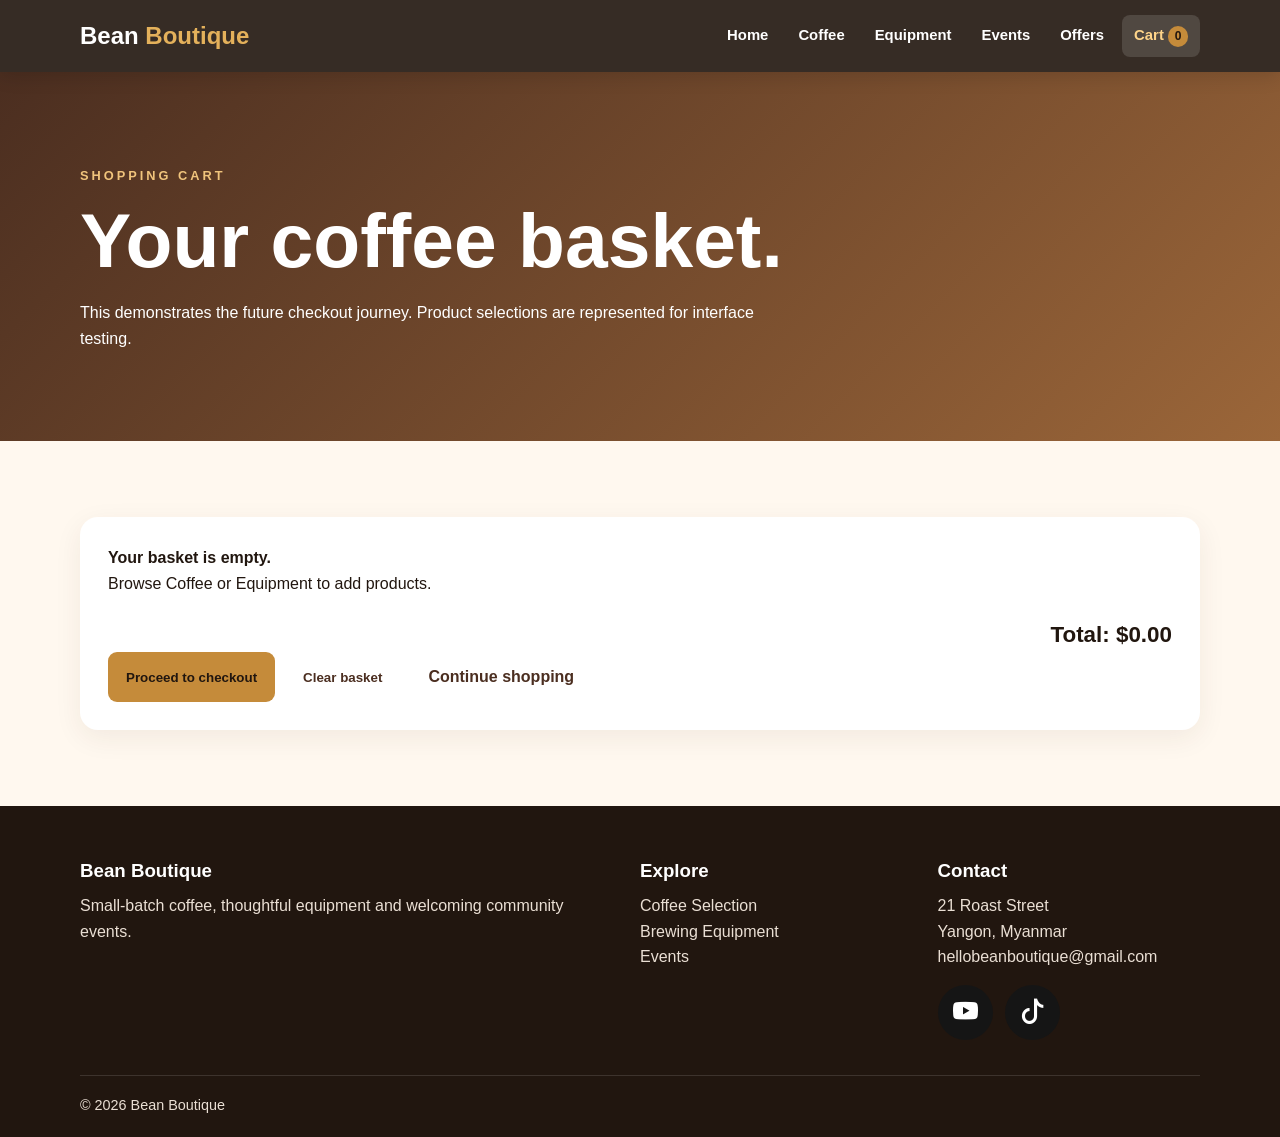
<file: cart.html>
<!doctype html>
<html lang="en">

<head>
    <meta charset="utf-8">
    <meta name="viewport" content="width=device-width, initial-scale=1">

    <meta name="description"
        content="Bean Boutique Coffee Shop — artisan coffee, brewing equipment, events and subscriptions.">

    <title>Shopping Cart | Bean Boutique</title>

    <link rel="stylesheet" href="css/style.css">
    <script src="js/script.js" defer></script>
     <link rel="stylesheet" href="https://cdn.jsdelivr.net/npm/bootstrap-icons@1.11.3/font/bootstrap-icons.min.css">
</head>

<body>


    <header class="site-header">
        <div class="container nav-wrap">

            <a class="logo" href="index.html">
                Bean <span>Boutique</span>
            </a>

            <button class="nav-toggle" type="button" aria-label="Open navigation" aria-expanded="false">
                ☰
            </button>

            <nav class="nav" aria-label="Main navigation">
                <a href="index.html">Home</a>
                <a href="coffee.html">Coffee</a>
                <a href="equipment.html">Equipment</a>
                <a href="events.html">Events</a>
                <a href="offers.html">Offers</a>
                <a class="active" href="cart.html">
                    Cart <span class="cart-count">0</span>
                </a>
            </nav>

        </div>
    </header>



    <section class="page-hero">
        <div class="container">

            <span class="eyebrow">Shopping cart</span>

            <h1>Your coffee basket.</h1>

            <p>
                This demonstrates the future checkout journey.
                Product selections are represented for interface testing.
            </p>

        </div>
    </section>



    <section class="section">
        <div class="container">

            <div class="form">

                <div id="cart-list"></div>

                <div class="total">
                    Total:
                    <span id="cart-total">$0.00</span>
                </div>

                <div class="cart-buttons">

                    <button class="btn" type="button" onclick="document.querySelector('#checkout').hidden = false">
                        Proceed to checkout
                    </button>

                    <button class="btn alt" type="button" onclick="clearCart()">
                        Clear basket
                    </button>

                    <a class="btn alt" href="coffee.html">
                        Continue shopping
                    </a>

                </div>



                <div id="checkout" hidden>

                    <h2>Checkout</h2>

                    <form id="checkout-form" class="form">

                        <div class="form-grid">

                            <div class="field">
                                <label for="customer-name">
                                    Full name
                                </label>

                                <input id="customer-name" required>
                            </div>


                            <div class="field">
                                <label for="customer-email">
                                    Email
                                </label>

                                <input id="customer-email" type="email" required>
                            </div>


                            <div class="field full">
                                <label for="address">
                                    Delivery address
                                </label>

                                <textarea id="address" required></textarea>
                            </div>


                            <div class="field full">

                                <button class="btn" type="submit">
                                    Place order
                                </button>

                            </div>

                        </div>

                    </form>


                    <p id="checkout-message" class="notice" hidden>
                    </p>

                </div>

            </div>

        </div>
    </section>



    <footer class="footer">

        <div class="container">

            <div class="footer-grid">

                <div>
                    <h3>Bean Boutique</h3>

                    <p>
                        Small-batch coffee, thoughtful equipment
                        and welcoming community events.
                    </p>
                </div>


                <div>
                    <h3>Explore</h3>

                    <p>
                        <a href="coffee.html">
                            Coffee Selection
                        </a>
                    </p>

                    <p>
                        <a href="equipment.html">
                            Brewing Equipment
                        </a>
                    </p>

                    <p>
                        <a href="events.html">
                            Events
                        </a>
                    </p>
                </div>


                <div>
                    <h3>Contact</h3>

                    <p>21 Roast Street</p>
                    <p>Yangon, Myanmar</p>

                    <p>
                        <a href="mailto:hellobeanboutique@gmail.com">
                           hellobeanboutique@gmail.com
                        </a>
                    </p>
                    <div class="footer-social">

                        <a href="https://www.youtube.com/" target="_blank" aria-label="YouTube">
                            <i class="bi bi-youtube"></i>
                        </a>

                        <a href="https://www.tiktok.com/" target="_blank" aria-label="TikTok">
                            <i class="bi bi-tiktok"></i>
                        </a>

                    </div>
                </div>

            </div>


            <div class="footer-bottom">

                <span>
                    © 2026 Bean Boutique
                </span>



            </div>

        </div>

    </footer>

</body>

</html>
</file>
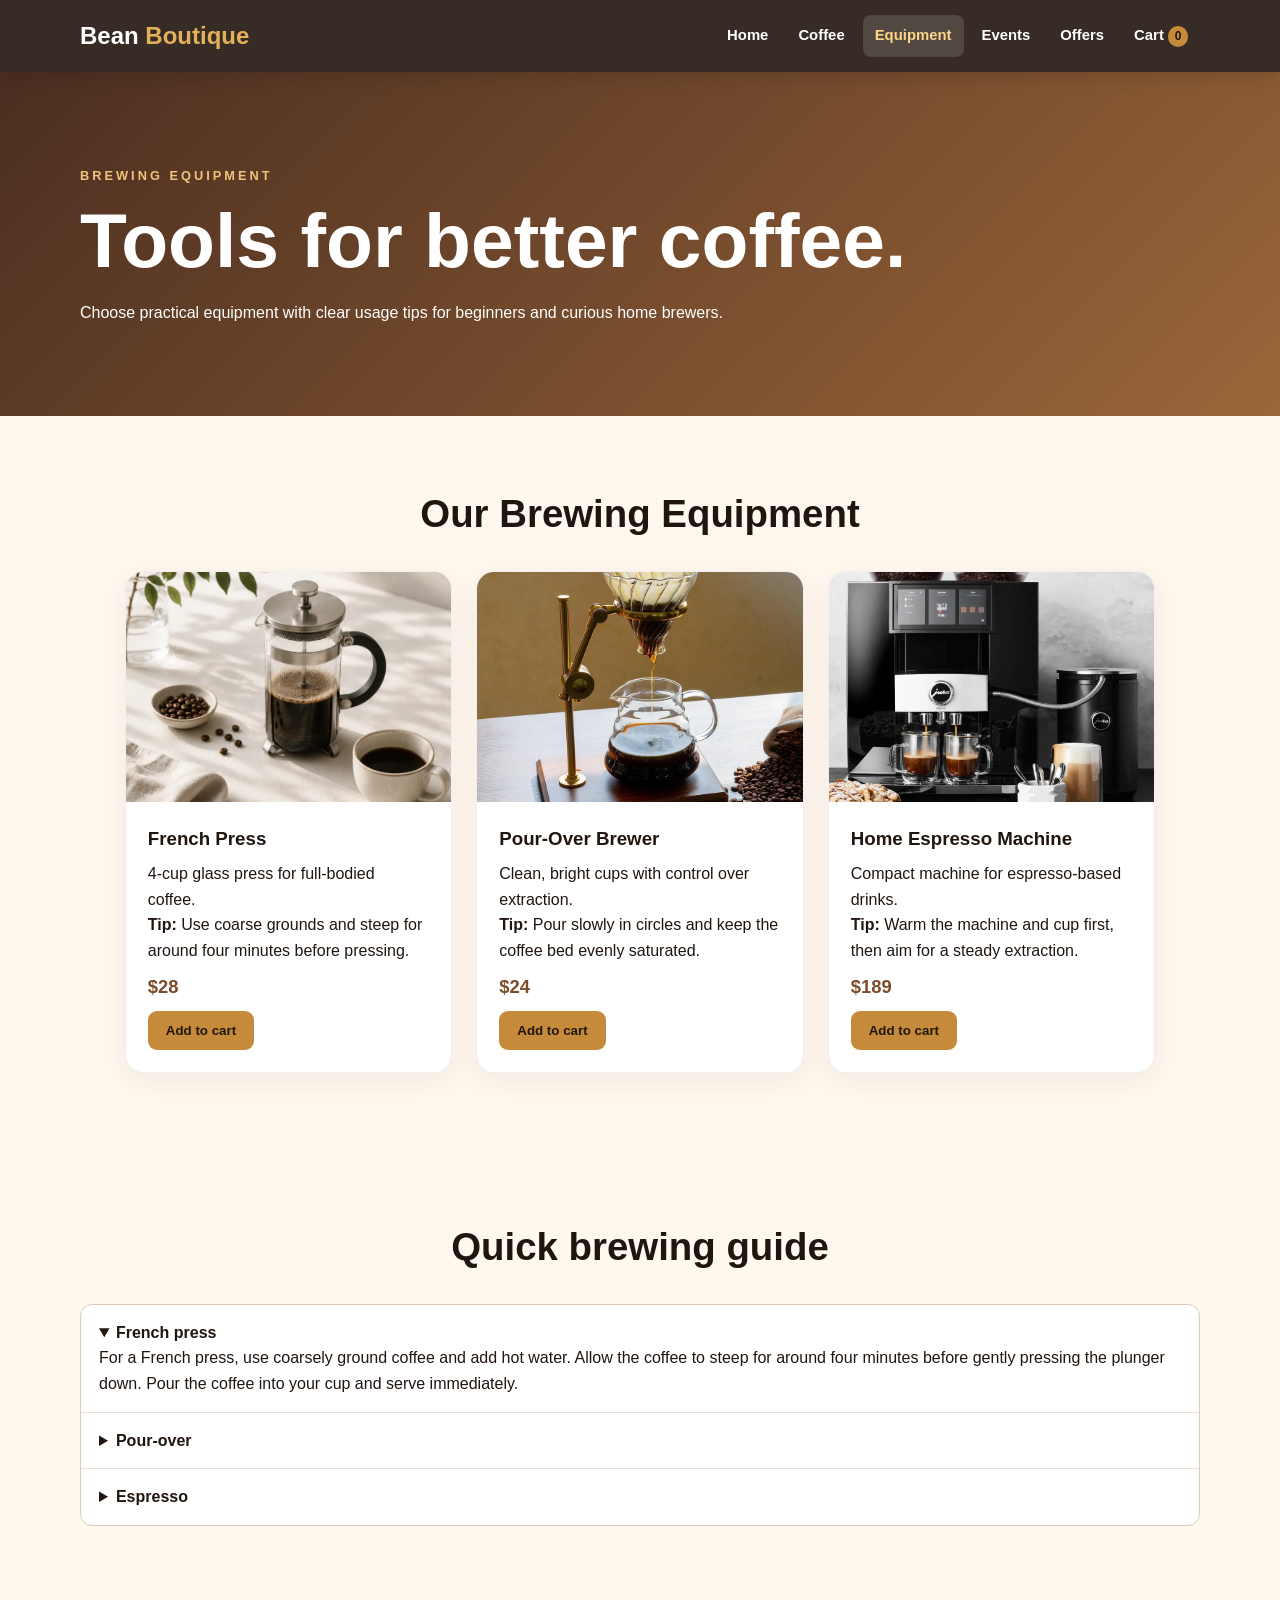
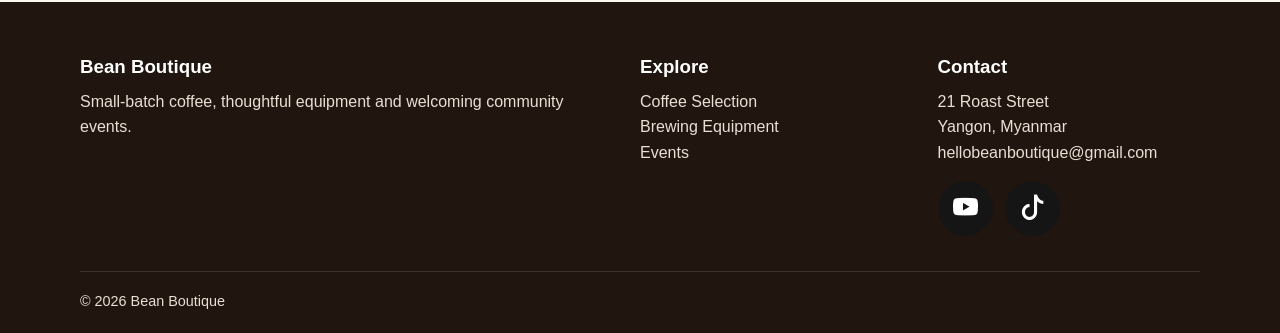
<file: equipment.html>
<!doctype html>
<html lang="en">

<head>
    <meta charset="utf-8">
    <meta name="viewport" content="width=device-width, initial-scale=1">

    <meta name="description"
        content="Bean Boutique Coffee Shop — artisan coffee, brewing equipment, events and subscriptions.">

    <title>Brewing Equipment | Bean Boutique</title>

    <link rel="stylesheet" href="css/style.css">
    <script src="js/script.js" defer></script>
     <link rel="stylesheet" href="https://cdn.jsdelivr.net/npm/bootstrap-icons@1.11.3/font/bootstrap-icons.min.css">
</head>

<body>


    <header class="site-header">
        <div class="container nav-wrap">

            <a class="logo" href="index.html">
                Bean <span>Boutique</span>
            </a>

            <button class="nav-toggle" type="button" aria-label="Open navigation" aria-expanded="false">
                ☰
            </button>

            <nav class="nav" aria-label="Main navigation">
                <a href="index.html">Home</a>
                <a href="coffee.html">Coffee</a>
                <a class="active" href="equipment.html">Equipment</a>
                <a href="events.html">Events</a>
                <a href="offers.html">Offers</a>
                <a href="cart.html">
                    Cart <span class="cart-count">0</span>
                </a>
            </nav>

        </div>
    </header>



    <section class="page-hero">
        <div class="container">

            <span class="eyebrow">Brewing equipment</span>

            <h1>Tools for better coffee.</h1>

            <p>
                Choose practical equipment with clear usage tips
                for beginners and curious home brewers.
            </p>

        </div>
    </section>



    <section class="section">
        <div class="container">
            <div class="section-head">
                <h2 id="equipment-heading">
                    Our Brewing Equipment
                </h2>
            </div>
            <div class="container grid grid-3">


                <article class="card">

                    <img src="images/image_copy_8.png" alt="French press">

                    <div class="card-body">

                        <h3>French Press</h3>

                        <p>
                            4-cup glass press for full-bodied
                        </p>
                        <p>coffee.</p>
                        <p>
                            <strong>Tip:</strong>
                            Use coarse grounds and steep for around four
                            minutes before pressing.
                        </p>

                        <p class="price">
                            $28
                        </p>

                        <button class="btn" type="button" onclick="addToCart('french-press','equipment')">
                            Add to cart
                        </button>

                    </div>

                </article>



                <article class="card">

                    <img src="images/image_copy_7.png" alt="Pour-over Brewer">

                    <div class="card-body">

                        <h3>Pour-Over Brewer</h3>

                        <p>
                            Clean, bright cups with control over extraction.
                        </p>

                        <p>
                            <strong>Tip:</strong>
                            Pour slowly in circles and keep the coffee bed
                            evenly saturated.
                        </p>

                        <p class="price">
                            $24
                        </p>

                        <button class="btn" type="button" onclick="addToCart('pour-over','equipment')">
                            Add to cart
                        </button>

                    </div>

                </article>



                <article class="card">

                    <img src="images/F469D87D-4757-4BDC-B29E-3B80F3368992_1_201_a.jpeg" alt="Home Espresso Machine">

                    <div class="card-body">

                        <h3>Home Espresso Machine</h3>

                        <p>
                            Compact machine for espresso-based drinks.
                        </p>

                        <p>
                            <strong>Tip:</strong>
                            Warm the machine and cup first, then aim for
                            a steady extraction.
                        </p>

                        <p class="price">
                            $189
                        </p>

                        <button class="btn" type="button" onclick="addToCart('espresso-machine','equipment')">
                            Add to cart
                        </button>

                    </div>

                </article>

            </div>
        </div>
    </section>



    <section class="section">
        <div class="container">

            <div class="section-head">
                <h2>Quick brewing guide</h2>
            </div>


            <div class="accordion">

                <details open>
                    <summary>French press</summary>

                    <p>
                        For a French press, use coarsely ground coffee and add hot water.
                        Allow the coffee to steep for around four minutes before gently
                        pressing the plunger down. Pour the coffee into your cup and serve immediately.
                    </p>
                </details>


                <details>
                    <summary>Pour-over</summary>

                    <p>
                        For pour-over coffee, use a medium-fine grind and rinse the filter with hot water before
                        brewing.
                        Add the coffee grounds and slowly pour hot water over them in circular movements,
                        allowing the coffee to bloom before continuing the pour.
                    </p>
                </details>


                <details>
                    <summary>Espresso</summary>

                    <p>
                        For espresso, use finely ground coffee and distribute the grounds evenly in the portafilter.
                        Tamp the coffee consistently before placing the portafilter into the machine and starting the
                        extraction.
                        After brewing, clean the group head to keep the espresso machine ready for the next use.
                    </p>
                </details>

            </div>

        </div>
    </section>



    <footer class="footer">

        <div class="container">

            <div class="footer-grid">

                <div>
                    <h3>Bean Boutique</h3>

                    <p>
                        Small-batch coffee, thoughtful equipment
                        and welcoming community events.
                    </p>
                </div>


                <div>
                    <h3>Explore</h3>

                    <p>
                        <a href="coffee.html">
                            Coffee Selection
                        </a>
                    </p>

                    <p>
                        <a href="equipment.html">
                            Brewing Equipment
                        </a>
                    </p>

                    <p>
                        <a href="events.html">
                            Events
                        </a>
                    </p>
                </div>


                <div>
                    <h3>Contact</h3>

                    <p>21 Roast Street</p>
                    <p>Yangon, Myanmar</p>

                    <p>
                        <a href="mailto:hellobeanboutique@gmail.com">
                            hellobeanboutique@gmail.com
                        </a>
                    </p>
                    <div class="footer-social">

                        <a href="https://www.youtube.com/" target="_blank" aria-label="YouTube">
                            <i class="bi bi-youtube"></i>
                        </a>

                        <a href="https://www.tiktok.com/" target="_blank" aria-label="TikTok">
                            <i class="bi bi-tiktok"></i>
                        </a>

                    </div>
                </div>

            </div>


            <div class="footer-bottom">

                <span>
                    © 2026 Bean Boutique
                </span>



            </div>

        </div>

    </footer>

</body>

</html>
</file>
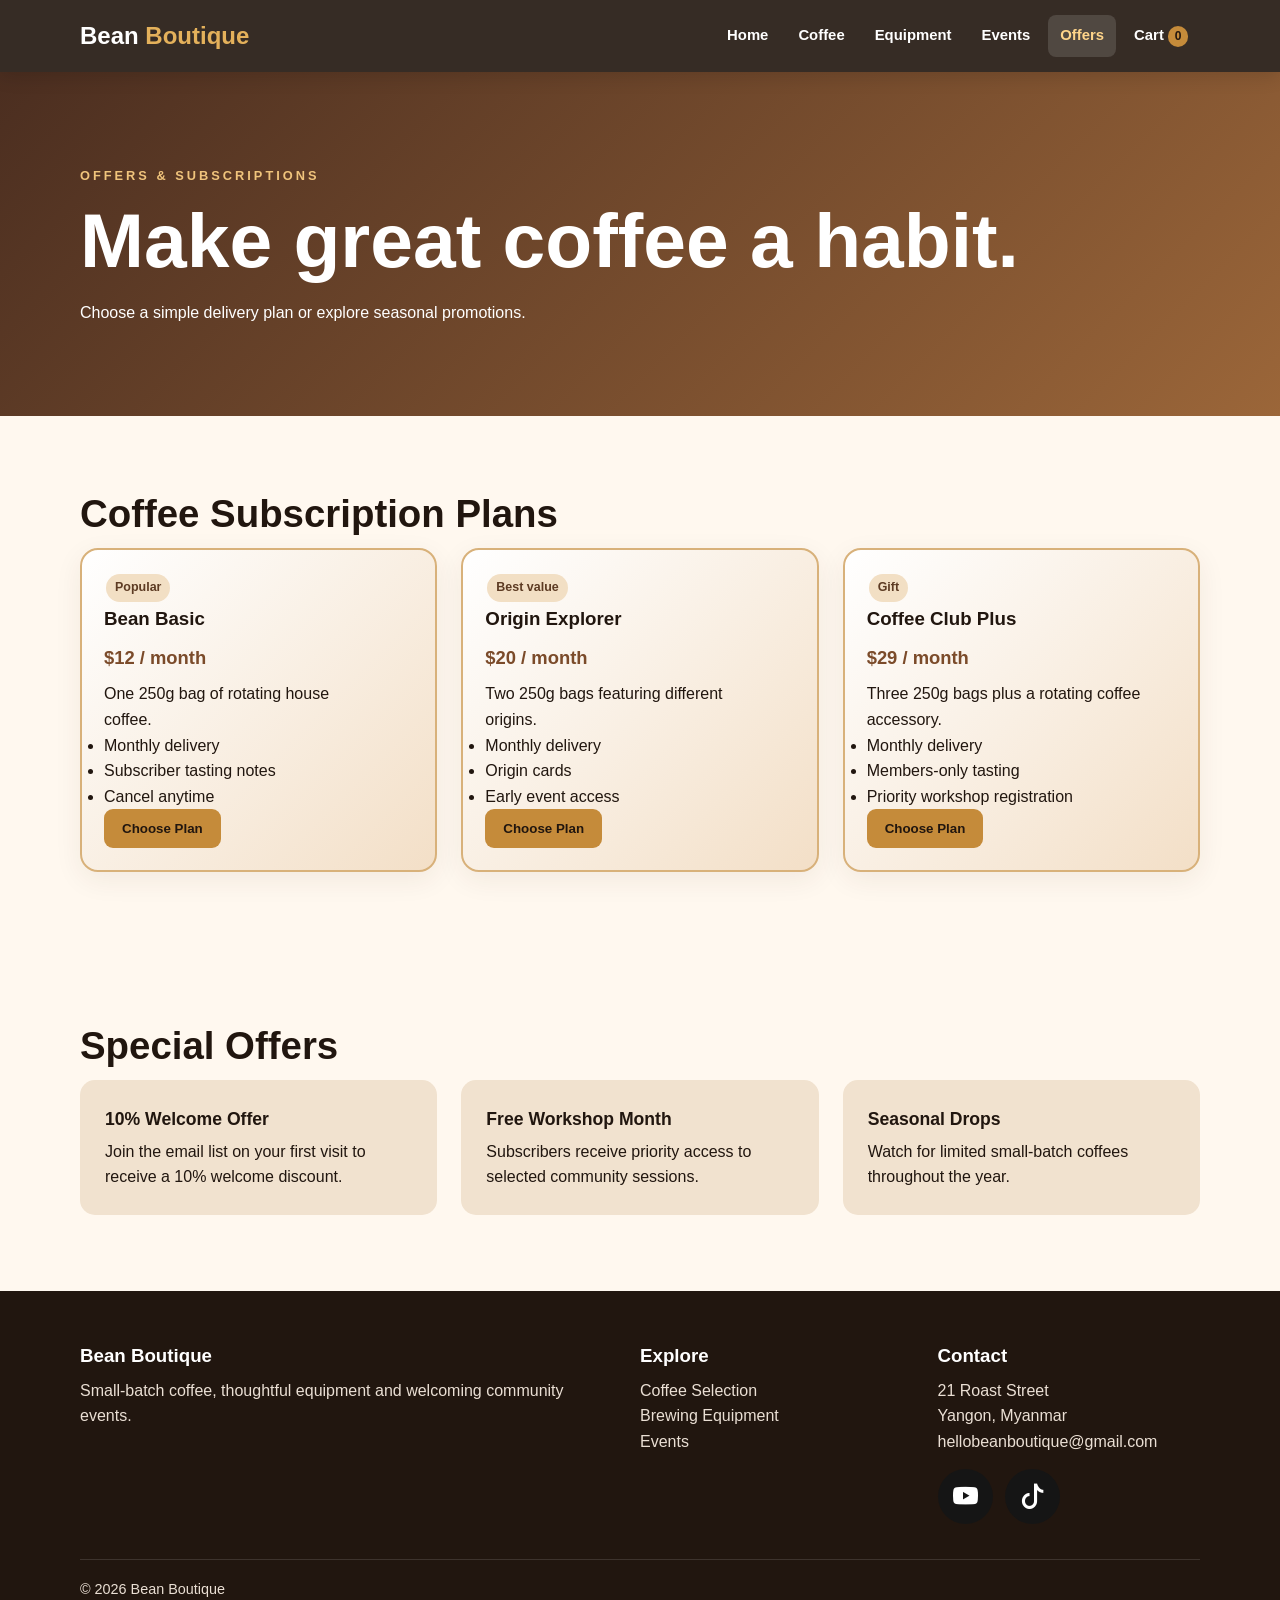
<file: offers.html>
<!doctype html>
<html lang="en">

<head>
    <meta charset="utf-8">
    <meta name="viewport" content="width=device-width, initial-scale=1">

    <meta name="description"
        content="Bean Boutique Coffee Shop — artisan coffee, brewing equipment, events and subscriptions.">

    <title>Offers & Subscriptions | Bean Boutique</title>

    <link rel="stylesheet" href="css/style.css">
    <script src="js/script.js" defer></script>
    <link rel="stylesheet" href="https://cdn.jsdelivr.net/npm/bootstrap-icons@1.11.3/font/bootstrap-icons.min.css">
</head>

<body>

    <header class="site-header">
        <div class="container nav-wrap">

            <a class="logo" href="index.html">
                Bean <span>Boutique</span>
            </a>

            <button class="nav-toggle" type="button" aria-label="Open navigation" aria-expanded="false">
                ☰
            </button>

            <nav class="nav" aria-label="Main navigation">

                <a href="index.html">
                    Home
                </a>

                <a href="coffee.html">
                    Coffee
                </a>

                <a href="equipment.html">
                    Equipment
                </a>

                <a href="events.html">
                    Events
                </a>

                <a class="active" href="offers.html">
                    Offers
                </a>

                <a href="cart.html">
                    Cart <span class="cart-count">0</span>
                </a>

            </nav>

        </div>
    </header>


    <section class="page-hero">
        <div class="container">

            <span class="eyebrow">
                Offers & subscriptions
            </span>

            <h1>
                Make great coffee a habit.
            </h1>

            <p>
                Choose a simple delivery plan or explore seasonal promotions.
            </p>

        </div>
    </section>


    <section class="section">
        <div class="container">

            <h2>
                Coffee Subscription Plans
            </h2>

            <div class="grid grid-3">

                <article class="card offer">

                    <div class="card-body">

                        <span class="tag">
                            Popular
                        </span>

                        <h3>
                            Bean Basic
                        </h3>

                        <p class="price">
                            $12 / month
                        </p>

                        <p>
                            One 250g bag of rotating house 
                        </p>
                        <p>
                            coffee.
                        </p>

                        <ul>

                            <li>
                                Monthly delivery
                            </li>

                            <li>
                                Subscriber tasting notes
                            </li>

                            <li>
                                Cancel anytime
                            </li>

                        </ul>

                        <p>
                            <button class="btn" type="button" onclick="addToCart('bean-basic')">
                                Choose Plan
                            </button>
                        </p>

                    </div>

                </article>


                <article class="card offer">

                    <div class="card-body">

                        <span class="tag">
                            Best value
                        </span>

                        <h3>
                            Origin Explorer
                        </h3>

                        <p class="price">
                            $20 / month
                        </p>

                        <p>
                            Two 250g bags featuring different 
                        </p>
                        <p>
                            origins.
                        </p>
                        <ul>

                            <li>
                                Monthly delivery
                            </li>

                            <li>
                                Origin cards
                            </li>

                            <li>
                                Early event access
                            </li>

                        </ul>

                        <p>
                            <button class="btn" type="button" onclick="addToCart('origin-explorer')">
                                Choose Plan
                            </button>
                        </p>

                    </div>

                </article>


                <article class="card offer">

                    <div class="card-body">

                        <span class="tag">
                            Gift
                        </span>

                        <h3>
                            Coffee Club Plus
                        </h3>

                        <p class="price">
                            $29 / month
                        </p>

                        <p>
                            Three 250g bags plus a rotating coffee accessory.
                        </p>

                        <ul>

                            <li>
                                Monthly delivery
                            </li>

                            <li>
                                Members-only tasting
                            </li>

                            <li>
                                Priority workshop registration
                            </li>

                        </ul>

                        <p>
                            <button class="btn" type="button" onclick="addToCart('coffee-club-plus')">
                                Choose Plan
                            </button>
                        </p>

                    </div>

                </article>

            </div>

        </div>
    </section>


    <section class="section">
        <div class="container">

            <h2>
                Special Offers
            </h2>

            <div class="grid grid-3">

                <div class="feature">

                    <strong>
                        10% Welcome Offer
                    </strong>

                    <p>
                        Join the email list on your first visit to receive
                        a 10% welcome discount.
                    </p>

                </div>


                <div class="feature">

                    <strong>
                        Free Workshop Month
                    </strong>

                    <p>
                        Subscribers receive priority access to selected
                        community sessions.
                    </p>

                </div>


                <div class="feature">

                    <strong>
                        Seasonal Drops
                    </strong>

                    <p>
                        Watch for limited small-batch coffees throughout
                        the year.
                    </p>

                </div>

            </div>

        </div>
    </section>


    <footer class="footer">

        <div class="container">

            <div class="footer-grid">

                <div>
                    <h3>Bean Boutique</h3>

                    <p>
                        Small-batch coffee, thoughtful equipment
                        and welcoming community events.
                    </p>
                </div>


                <div>
                    <h3>Explore</h3>

                    <p>
                        <a href="coffee.html">
                            Coffee Selection
                        </a>
                    </p>

                    <p>
                        <a href="equipment.html">
                            Brewing Equipment
                        </a>
                    </p>

                    <p>
                        <a href="events.html">
                            Events
                        </a>
                    </p>
                </div>


                <div>
                    <h3>Contact</h3>

                    <p>21 Roast Street</p>
                    <p>Yangon, Myanmar</p>

                    <p>
                        <a href="mailto:hellobeanboutique@gmail.com">
                            hellobeanboutique@gmail.com
                        </a>
                    </p>
                    <div class="footer-social">

                        <a href="https://www.youtube.com/" target="_blank" aria-label="YouTube">
                            <i class="bi bi-youtube"></i>
                        </a>

                        <a href="https://www.tiktok.com/" target="_blank" aria-label="TikTok">
                            <i class="bi bi-tiktok"></i>
                        </a>

                    </div>
                </div>

            </div>


            <div class="footer-bottom">

                <span>
                    © 2026 Bean Boutique
                </span>



            </div>

        </div>

    </footer>

</body>

</html>
</file>
<file: css/style.css>
/* Applies to all web pages */
* {
    margin: 0;
    padding: 0;
    box-sizing: border-box;
}

html {
    scroll-behavior: smooth;
}
/* Applies to all body */
body {
    font-family: Arial, Helvetica, sans-serif;
    background: #fff8ef;
    color: #21160f;
    line-height: 1.6;
}
/* All a tag */
a {
    color: inherit;
}
/* all image */
img {
    max-width: 100%;
    display: block;
}
/* All container */
.container {
    width: min(1120px, 92%);
    margin: auto;
}

/*  Header & Navigation
   Applies to all web pages */
.site-header {
    background: rgba(33, 22, 15, 0.9);
    color: #fff;
    position: sticky;
    top: 0;
    z-index: 20;
    box-shadow: 0 4px 18px #0002;
}

/*  HEADER & NAVIGATION
   Applies to all web pages */
.nav-wrap {
    min-height: 72px;
    display: flex;
    align-items: center;
    justify-content: space-between;
    gap: 20px;
    
}

.logo {
    font-size: 1.5rem;
    font-weight: 800;
    text-decoration: none;
}

.logo span {
    color: #e4b15b;
}

.nav-toggle {
    display: none;
}

.nav {
    display: flex;
    gap: 6px;
    flex-wrap: wrap;
    justify-content: flex-end;
    transition: 0.25s;
}
.nav a {
    padding: 9px 12px;
    border-radius: 8px;
    text-decoration: none;
    font-weight: 700;
    font-size: 0.93rem;
}

.nav a:hover,
.nav a.active {
    background: rgba(255, 255, 255, 0.13);
    color: #ffd58a;
}

/* Hero Section */
.hero {
    min-height: 620px;
    display: grid;
    place-items: center;
    background:
        linear-gradient(90deg, #21160fd9, #21160f66),
        url("https://images.unsplash.com/photo-1495474472287-4d71bcdd2085?auto=format&fit=crop&w=1800&q=80")
        center / cover;
    color: #fff;
}

.hero-content {
    max-width: 720px;
    padding: 80px 0;
}

.hero-slider {
    position: relative;
    min-height: 620px;
    overflow: hidden;
}

.hero-content h1 {
    color: #ffffff;
    text-shadow: 2px 3px 8px rgba(0, 0, 0, 0.75);
}
.hero-slide {
    min-height: 620px;
    position: relative;
    display: grid;
    place-items: center;
    background-position: center;
    background-size: cover;
    background-repeat: no-repeat;
    color: #fff;
    background-image:
    linear-gradient(90deg, #21160fd9, #21160f66),
    url("https://thumb.wikimedia.org/wikipedia/commons/thumb/6/67/Busy_people_at_a_coffee_shop_%28Unsplash%29.jpg/1920px-Busy_people_at_a_coffee_shop_%28Unsplash%29.jpg?utm_source=commons.wikimedia.org&utm_campaign=index&utm_content=thumbnail&_=20170815010610");
}

.eyebrow {
    text-transform: uppercase;
    letter-spacing: 3px;
    color: #f0c47c;
    font-weight: 800;
    font-size: 0.8rem;
}

h1 {
    font-size: clamp(2.4rem, 6vw, 5rem);
    line-height: 1.05;
    margin: 12px 0 20px;
}

h2 {
    font-size: clamp(1.8rem, 3vw, 2.7rem);
    line-height: 1.15;
    margin-bottom: 12px;
}

h3 {
    margin-bottom: 7px;
}

.lead {
    font-size: 1.12rem;
    max-width: 680px;
    color: #f5eee8;
}


/* Buttons */
.btn {
    display: inline-block;
    background: #c58b3a;
    color: #21160f;
    padding: 12px 18px;
    border: 0;
    border-radius: 9px;
    font-weight: 800;
    text-decoration: none;
    cursor: pointer;
    position: relative;
    
}

.btn:hover {
    transform: translateY(-2px);
    box-shadow: 0 8px 18px #0002;
}

.btn.alt {
    background: #fff;
    color: #4b2e20;
}
/* Sections */
.section {
    padding: 76px 0;
}

.section-head {
    text-align: center;
    max-width: 700px;
    margin: 0 auto 35px;
}
/* Grid */
.grid {
    display: grid;
    gap: 24px;
}

.grid-3 {
    grid-template-columns: repeat(3, 1fr);
}

.grid-4 {
    grid-template-columns: repeat(4, 1fr);
}
/* Cards */
.card {
    background: #fff;
    border-radius: 18px;
    overflow: hidden;
    box-shadow: 0 8px 28px #4b2e2012;
    border: 1px solid #4b2e2012;
    transition: 0.25s;
}

.card:hover {
    transform: translateY(-5px);
    box-shadow: 0 14px 35px #4b2e2022;
}

.card-body {
    padding: 22px;
}

.card img {
    width: 100%;
    height: 230px;
    object-fit: cover;
}

.price {
    color: #7b4b2a;
    font-size: 1.15rem;
    font-weight: 800;
    margin: 9px 0;
}

.tag {
    display: inline-block;
    background: #f2dfc4;
    color: #5d3b23;
    border-radius: 999px;
    padding: 4px 9px;
    font-size: 0.78rem;
    font-weight: 800;
    margin: 2px;
}
/* Features */
.features {
    display: grid;
    grid-template-columns: repeat(3, 1fr);
    gap: 18px;
}

.feature {
    padding: 25px;
    background: #f1e2cf;
    border-radius: 15px;
}

.feature strong {
    display: block;
    font-size: 1.1rem;
    margin-bottom: 5px;
}
/* Page Hero */
.page-hero {
    padding: 90px 0;
    background: linear-gradient(135deg, #4b2e20, #9b6639);
    color: #fff;
}

.page-hero p {
    max-width: 700px;
}
/* Search & Toolbar */
.toolbar {
    display: flex;
    gap: 12px;
    justify-content: space-between;
    align-items: center;
    margin-bottom: 25px;
    flex-wrap: wrap;
}

.search {
    flex: 1;
    min-width: 240px;
    padding: 13px 15px;
    border: 2px solid #dfcbb5;
    border-radius: 10px;
    font: inherit;
    background: #fff;
}

.search:focus {
    outline: 3px solid #f1c98655;
    border-color: #c58b3a;
}
/* Tables */
.table-wrap {
    overflow-x: auto;
}

table {
    width: 100%;
    border-collapse: collapse;
    background: #fff;
    border-radius: 14px;
    overflow: hidden;
}

th,
td {
    padding: 14px;
    text-align: left;
    border-bottom: 1px solid #eadfd4;
}

th {
    background: #4b2e20;
    color: #fff;
}
/* Forms */
.form {
    background: #fff;
    padding: 28px;
    border-radius: 18px;
    box-shadow: 0 8px 28px #4b2e2012;
}

.form-grid {
    display: grid;
    grid-template-columns: 1fr 1fr;
    gap: 18px;
}

.field {
    display: flex;
    flex-direction: column;
    gap: 7px;
}

.field.full {
    grid-column: 1 / -1;
}

.field input,
.field select,
.field textarea {
    padding: 12px;
    border: 1px solid #d9c8b6;
    border-radius: 8px;
    font: inherit;
}

.field textarea {
    min-height: 120px;
    resize: vertical;
}

/* Offer */
.offer {
    background: linear-gradient(135deg, #fff, #f3dfc7);
    border: 2px solid #d8b17a;
}
/* Shopping Cart */
.cart-item {
    display: flex;
    gap: 18px;
    align-items: center;
    padding: 18px 0;
    border-bottom: 1px solid #eadfd4;
}

.cart-item img {
    width: 90px;
    height: 75px;
    object-fit: cover;
    border-radius: 10px;
}

.cart-actions {
    margin-left: auto;
}

.cart-item > strong {
    min-width: 70px;
    text-align: right;
}

.cart-buttons {
    display: flex;
    gap: 10px;
    flex-wrap: wrap;
}
.cart-count {
    display: inline-block;
    min-width: 20px;
    padding: 1px 5px;
    border-radius: 99px;
    background: #c58b3a;
    color: #21160f;
    text-align: center;
    font-size: 0.75rem;
}

.total {
    font-size: 1.4rem;
    font-weight: 800;
    text-align: right;
    margin-top: 20px;
}

.qty {
    display: flex;
    align-items: center;
    gap: 10px;
    margin-left: auto;
}

.qty button {
    border: 0;
    background: #ead8c3;
    color: #21160f;
    padding: 9px 13px;
    border-radius: 8px;
    font-weight: 800;
    cursor: pointer;
    min-width: 34px;
}

.qty button:hover {
    background: #f1dfc8;
}
/* Map */
.map {
    width: 100%;
    min-height: 360px;
    border: 0;
    border-radius: 18px;
}
/* Footer */
.footer {
    background: #21160f;
    color: #eadfd4;
    padding: 50px 0 20px;
}

.footer-grid {
    display: grid;
    grid-template-columns: 2fr 1fr 1fr;
    gap: 35px;
}

.footer h3 {
    color: #fff;
}

.footer a {
    color: #eadfd4;
    text-decoration: none;
}

.footer a:hover {
    color: #ffd58a;
}

.footer-bottom {
    border-top: 1px solid #ffffff20;
    margin-top: 35px;
    padding-top: 18px;
    font-size: 0.9rem;
    display: flex;
    justify-content: space-between;
    gap: 15px;
}
/* YouTube and TikTok icons */
.footer-social {
    display: flex;
    gap: 12px;
    margin-top: 15px;
}

.footer-social a {
    width: 55px;
    height: 55px;
    display: flex;
    align-items: center;
    justify-content: center;

    background: #151515;
    color: #ffffff;

    border-radius: 50%;
    text-decoration: none;

    font-size: 25px;

    transition: 0.25s ease;
}

.footer-social a:hover {
    background: #c99045;
    color: #21160f;
    transform: translateY(-3px);
}
/* Welcome Popup/ Modal */
.modal {
    position: fixed;
    inset: 0;
    background: rgba(0, 0, 0, 0.3);
    display: none;
    align-items: center;
    justify-content: center;
    padding: 20px;
    z-index: 100;
}

.modal:target {
    display: flex;
}

.modal.visible {
    display: flex;
}

.modal-box {
    background: rgba(255, 255, 255, 0.9);
    border-radius: 18px;
    padding: 32px;
    max-width: 480px;
    position: relative;
}
.close {
    position: absolute;
    right: 15px;
    top: 10px;
    text-decoration: none;
    font-size: 1.7rem;
}
/* Popular Picks Slider*/
.popular-slider {
    display: flex;
    align-items: center;
    gap: 15px;
    width: 100%;
}

.popular-track {
    width: 100%;
    overflow: hidden;
    display: flex;
}

.popular-slide {
    min-width: 100%;
    flex: 0 0 100%;
    display: grid;
    grid-template-columns: repeat(2, 350px);
    justify-content: center;
    gap: 24px;
}

.popular-card {
    width: 350px;
    overflow: hidden;
}


.popular-card img {
    width: 100%;
    height: 230px;
    object-fit: cover;
    display: block;
}
.popular-card .card-body {
    padding: 20px;
}
.slider-btn {
    flex-shrink: 0;
    width: 42px;
    height: 42px;
    border: none;
    border-radius: 50%;
    background: var(--coffee);
    color: var(--white);
    font-size: 22px;
    cursor: pointer;
    display: flex;
    align-items: center;
    justify-content: center;
    transition: 0.2s ease;
}

.slider-btn:hover {
    background: var(--coffee2);
    transform: scale(1.05);
}


.slider-btn:focus-visible {
    outline: 3px solid var(--gold);
    outline-offset: 3px;
}

/* Accordion */
.accordion {
    border: 1px solid #dfcbb5;
    border-radius: 12px;
    overflow: hidden;
    background: #fff;
}

details {
    padding: 15px 18px;
    border-bottom: 1px solid #eadfd4;
}

details:last-child {
    border-bottom: 0;
}

summary {
    font-weight: 800;
    cursor: pointer;
}

/* Toast */
.toast {
    position: fixed;
    right: 20px;
    bottom: 20px;
    background: #21160f;
    color: #fff;
    padding: 13px 18px;
    border-radius: 10px;
    box-shadow: 0 8px 25px #0004;
    opacity: 0;
    transform: translateY(15px);
    transition: 0.25s;
    z-index: 200;
}

.toast.show {
    opacity: 1;
    transform: none;
}
/* Search Message */
#search-empty {
    margin-top: 20px;
}
/*
   Social Media */
.social-widget {
    display: grid;
    grid-template-columns: repeat(2, 1fr);
    gap: 25px;
    max-width: 800px;
    margin: 0 auto;
}

.social-card {
    background: #ffffff;
    padding: 35px;
    text-align: center;
    border-radius: 18px;
    box-shadow: 0 8px 25px rgba(75, 46, 32, 0.12);
    transition: transform 0.3s ease, box-shadow 0.3s ease;
}

.social-card:hover {
    transform: translateY(-6px);
    box-shadow: 0 14px 35px rgba(75, 46, 32, 0.2);
}

.social-icon {
    display: flex;
    align-items: center;
    justify-content: center;
    width: 55px;
    height: 55px;
    margin: 0 auto 15px;
    border-radius: 50%;
    background: #f1e2cf;
    font-size: 25px;
    font-weight: bold;
}

/* Interactive Map */
.map-container {
    width: 100%;
    overflow: hidden;
    border-radius: 18px;
    box-shadow: 0 8px 25px rgba(75, 46, 32, 0.12);
}

.map-container iframe {
    display: block;
    width: 100%;
    height: 400px;
    border: 0;
}

/* Security Section */
.security-box {
    display: flex;
    align-items: center;
    gap: 30px;
    padding: 35px;
    background: #ffffff;
    border-radius: 18px;
    border-left: 6px solid #c58b3a;
    box-shadow: 0 8px 25px rgba(75, 46, 32, 0.12);
}

.security-icon {
    min-width: 70px;
    height: 70px;
    display: flex;
    align-items: center;
    justify-content: center;
    background: #f1e2cf;
    border-radius: 50%;
    font-size: 32px;
}

.security-features {
    display: flex;
    flex-wrap: wrap;
    gap: 10px;
    margin-top: 18px;
}

.security-features span {
    padding: 7px 12px;
    border-radius: 20px;
    background: #f1e2cf;
    font-size: 0.9rem;
    font-weight: bold;
}
/* wishlist */

.wishlist-btn {
    width: 100%;
    margin: 10px 0;
    padding: 10px 14px;
    border: 1px solid #6f4e37;
    border-radius: 8px;
    background: transparent;
    color: #6f4e37;
    font-size: 15px;
    font-weight: 600;
    cursor: pointer;
    transition: 0.2s ease;
}

.wishlist-btn:hover {
    background: #6f4e37;
    color: #fff;
}

.wishlist-btn.added {
    background: #6f4e37;
    color: #fff;
}

.wishlist-section {
    margin-top: 50px;
    padding: 30px;
    background: #f8f3ed;
    border-radius: 16px;
}

.wishlist-header {
    display: flex;
    justify-content: space-between;
    align-items: center;
    gap: 20px;
    margin-bottom: 25px;
}

.wishlist-header h2 {
    margin: 5px 0;
}

.clear-wishlist {
    padding: 10px 16px;
    border: 1px solid #6f4e37;
    border-radius: 8px;
    background: transparent;
    color: #6f4e37;
    cursor: pointer;
    font-weight: 600;
}

.clear-wishlist:hover {
    background: #6f4e37;
    color: #fff;
}

.wishlist-items {
    display: grid;
    grid-template-columns: repeat(3, 1fr);
    gap: 18px;
}

.wishlist-item {
    padding: 18px;
    background: #fff;
    border-radius: 12px;
    border: 1px solid #ddd;
}

.wishlist-item h3 {
    margin-bottom: 5px;
}

.wishlist-price {
    margin-bottom: 12px;
    font-weight: 600;
}

.remove-wishlist {
    padding: 8px 12px;
    border: none;
    border-radius: 6px;
    background: #21160f;
    color: #fff;
    cursor: pointer;
}

.remove-wishlist:hover {
    opacity: 0.85;
}

.wishlist-empty {
    margin: 0;
    padding: 20px;
    text-align: center;
    background: #fff;
    border-radius: 10px;
}
/* Fix Starability rating */
.starability-basic legend {
    white-space: nowrap;
    width: auto;
    display: block;
    font-size: 18px;
    margin-bottom: 8px;
}
/* Coffee cards */
#coffee-grid {
    align-items: stretch;
}

#coffee-grid .card {
    height: 100%;
    display: flex;
    flex-direction: column;
}

#coffee-grid .card-body {
    flex-direction: column;
    height: 100%;
}

#coffee-grid .card-body .price {
    margin-top: auto;
}

#coffee-grid .starability-basic {
    margin-top: 12px;
    margin-bottom: 8px;
}

#coffee-grid .wishlist-btn {
    margin-top: 8px;
}

/* Responsive Design */
@media (max-width: 800px) {

    .nav-toggle {
        display: block;
        color: #fff;
        border: 1px solid #fff5;
        background: none;
        padding: 8px 10px;
        border-radius: 7px;
    }

    .nav {
        display: none;
        position: absolute;
        left: 4%;
        right: 4%;
        top: 68px;
        background: rgba(33, 22, 15, 0.9);
        padding: 12px;
        border-radius: 0 0 12px 12px;
    }
    
    .nav.open {
        display: flex;
        flex-direction: column;
    }

    .grid-3,
    .grid-4,
    .features {
        grid-template-columns: 1fr 1fr;
    }

    .form-grid {
        grid-template-columns: 1fr;
    }

    .field.full {
        grid-column: auto;
    }

    .footer-grid {
        grid-template-columns: 1fr;
    }

    .cart-item {
        flex-wrap: wrap;
    }

    .cart-item > strong {
        margin-left: auto;
    }
}


@media (max-width: 520px) {

    .grid-3,
    .grid-4,
    .features {
        grid-template-columns: 1fr;
    }

    .hero {
        min-height: 560px;
    }

    .footer-bottom {
        flex-direction: column;
    }

    h1 {
        font-size: 2.6rem;
    }
}

@media (max-width: 700px) {

    .social-widget {
        grid-template-columns: 1fr;
    }

    .security-box {
        flex-direction: column;
        text-align: center;
    }

    .security-features {
        justify-content: center;
    }

    .map-container iframe {
        height: 300px;
    }
}
@media (max-width: 768px) {
    .wishlist-header {
        flex-direction: column;
        align-items: flex-start;
    }

    .wishlist-items {
        grid-template-columns: 1fr;
    }
}
@media (max-width: 600px) {
    .footer-social {
        gap: 12px;
    }

    .footer-social a {
        width: 58px;
        height: 58px;
    }

    .footer-content h2 {
        font-size: 2.2rem;
    }

    .footer-content p {
        font-size: 1rem;
    }
}
@media (max-width: 850px) {

    .popular-slide {
        grid-template-columns: repeat(2, minmax(0, 1fr));
        gap: 16px;
    }

    .popular-card {
        width: 100%;
    }

}
@media (max-width: 600px) {

    .popular-slide {
        grid-template-columns: 1fr;
        justify-content: stretch;
    }

    .popular-card {
        width: 100%;
    }

    .popular-card img {
        height: 230px;
    }

    .slider-btn {
        width: 38px;
        height: 38px;
        font-size: 20px;
    }

}
</file>
